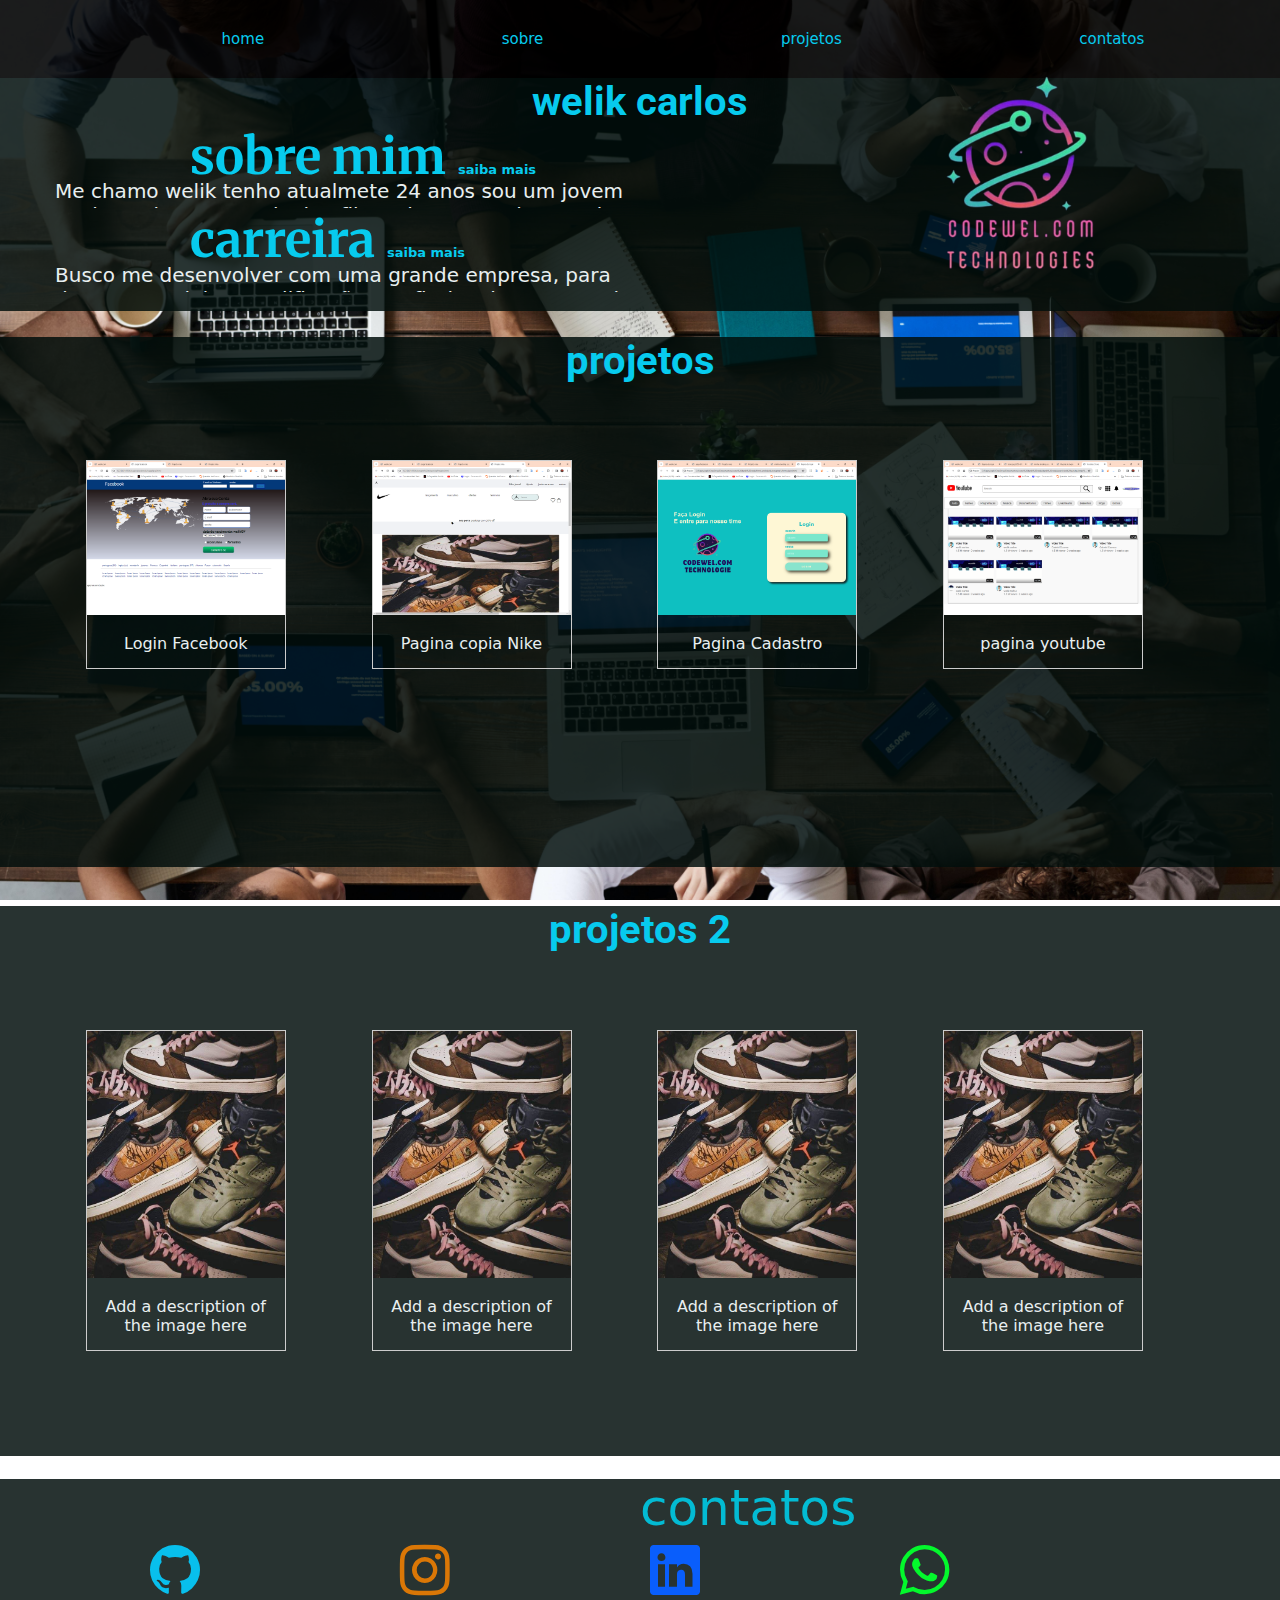
<file: index.html>
<!DOCTYPE html>
<html>
<head>
    <meta charset="UTF-8">
    <meta name="viewport" content="width=device-width, initial-scale=1.0">
    <link rel="stylesheet" href="style.css">
    <link rel="stylesheet" href="https://cdn.jsdelivr.net/npm/bootstrap-icons@1.11.3/font/bootstrap-icons.min.css">

    <link href="https://fonts.googleapis.com/css2?family=Merriweather:wght@300&family=Oswald:wght@200&family=Roboto:wght@100&family=Rubik+Burned&display=swap" rel="stylesheet">
    
    <title>welik.com</title>
</head>
<body>

    <ul id="navbar">
        <li><a href="">home</a></li>
        <li><a href="">sobre</a></li>
        <li><a href="">projetos</a></li>
        <li><a href="">contatos</a></li>
    </ul>


<div class="texto">
    <h1>welik carlos</h1>

    <h2>sobre mim<span>saiba mais</span></h2>
    <p class="p1">Me chamo welik tenho atualmete 24 anos sou um jovem apaixonado por tecnologia , filmes,jogos e series, tambem curto assistir jogos de futebol,
      gosto de esportes,e sou muito fã de quadrinhos e mangas, tenho alguns em coleçao, principalmentes bonecos colhecionaveis
      sou uma pessoa calma e tranquila , geralmente sou uma pessoa mais reservada focada nas minhas atividades tanto de trabalho como pessoais,
      venho estudando sobre programaçao a um pouco mais 1 ano ,gosto muitos da partre visual por isso me dedico a aprender mais front end 
      </p>

        <h2>carreira<span>saiba mais</span></h2>
    <p class="p2">Busco me desenvolver com uma grande empresa, para demostrar minhas qualificações profissionais, sou proativo e 
      desempenhado, me dedico a aprender cada vez mais, hoje estudo Análise e Desenvolvimento de Sistema a minha primeira 
      graduação, tenho conhecimentos em front end ,JavaScript, html e css e em hardwares com manutenção de computadores que 
      obtive a experiencia cursando analista de suporte e trabalhando como suporte de TI , assim podendo aprimorar minhas 
      habilidades profissionais
       </p>

<img src="logoSemfundo.png" class="imagen">
</div>
<div class="clear"></div>

<div class="part2">
    <h1> projetos </h1>
<div class="gallery">
    <a  href="/paginafacebook/pageface.html">
      <img src="pageface.png" alt="Cinque Terre" width="600" height="400">
    </a>
    <div class="desc">Login Facebook</div>
  </div>
  
  <div class="gallery">
    <a  href="projeto nike/nikeProjeto.html">
      <img src="projetoNike.png" alt="Forest" width="600" height="400">
    </a>
    <div class="desc">Pagina copia Nike</div>
  </div>
  
  <div class="gallery">
    <a  href="login/formulario.html">
      <img src="login.png" alt="Northern Lights" width="600" height="400">
    </a>
    <div class="desc">Pagina Cadastro</div>
  </div>
  
  <div class="gallery">
    <a  href="yutube/index (3).html">
      <img src="youtube.png" alt="Mountains" width="600" height="400">
    </a>
    <div class="desc">pagina youtube</div>
  </div>

  <div class="clear"></div>



  
<div class="part3">
    <h1> projetos 2 </h1>
  <div class="gallery2">
    <a target="_blank" href="tenis.jpg">
      <img src="tenis.jpg" alt="Mountains" width="600" height="400">
    </a>
    <div class="desc">Add a description of the image here</div>
  </div>

  <div class="gallery2">
    <a target="_blank" href="tenis.jpg">
      <img src="tenis.jpg" alt="Mountains" width="600" height="400">
    </a>
    <div class="desc">Add a description of the image here</div>
  </div>

  <div class="gallery2">
    <a target="_blank" href="tenis.jpg">
      <img src="tenis.jpg" alt="Mountains" width="600" height="400">
    </a>
    <div class="desc">Add a description of the image here</div>
  </div>

  <div class="gallery2">
    <a target="_blank" href="tenis.jpg">
      <img src="tenis.jpg" alt="Mountains" width="600" height="400">
    </a>
    <div class="desc">Add a description of the image here</div>
  </div>
</div>
</div>
<div class="clear"></div>
    
<div class="contatos">
  <p class="p0"> contatos <p>
  <div class="git">
    <a href="">
    <i class="bi bi-github">
      <div class="drop">
        <p class="p4">github.com/welik09</p>
      </div>
    </i>
  </a></div>


  <div class="insta">
    <a href="">
    <i class="bi bi-instagram">
      <div class="drop">
        <p class="p4"></p>
      </div>
    </i>
  </a></div>


  <div class="link">
    <a href="https://www.linkedin.com/in/welik-carlos/" target="_blank"><i class="bi bi-linkedin">
      <div class="drop">
        <p class="p4">linkedin.com/welik-carlos</p>
      </div>
    </i>
  </a></div>


  <div class="whats">
    <a href="">
    <i class="bi bi-whatsapp">
      <div class="drop">
        <p class="p4">(11)981682180</p>
      </div>
    </i>
  </a></div>
</div>





</body>
<script src="script.js"></script>
</html>
</file>
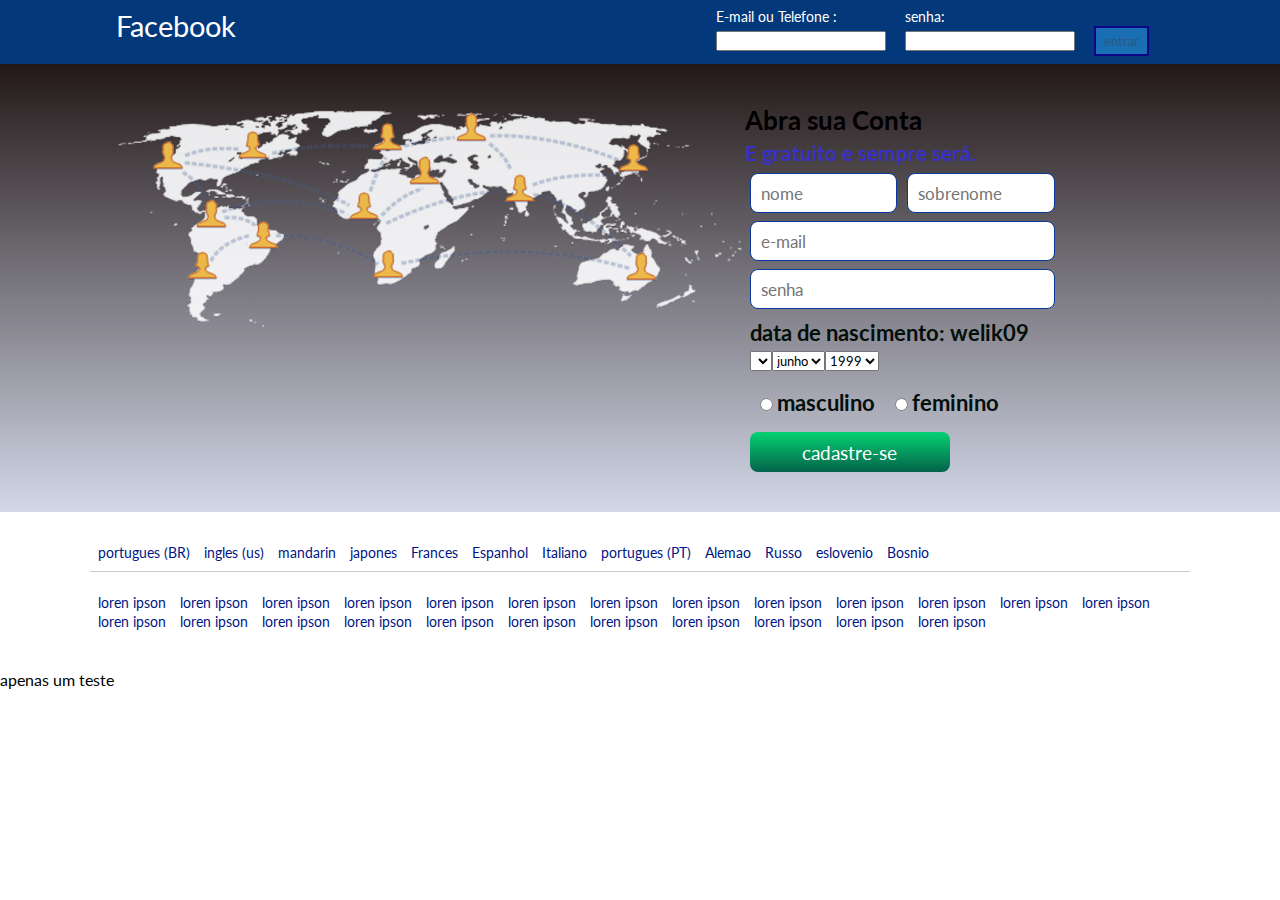
<file: paginafacebook/index.html>
<!DOCTYPE html>
<html lang="en">
<head>
    <meta charset="UTF-8">
    <meta name="viewport" content="width=device-width, initial-scale=1.0">
    <link rel="preconnect" href="https://fonts.googleapis.com">
<link rel="preconnect" href="https://fonts.gstatic.com" crossorigin>
<link href="https://fonts.googleapis.com/css2?family=Lato&display=swap" rel="stylesheet">
    <link rel="stylesheet" href="style.css">
    <title></title>
</head>
<body>
                       <!--   --> <!-- codigo terminal github linkar com vscode $ git config --global user.email "welikcarlos.luiz@gmail.com" // $ git config --global user.name "welik09"  -->

    <header>
        <div class="center">
            <div class="logo">   <!-- este e apenas mais texte-->
                <H2>Facebook</H2>
            </div><!--logo-->

            <form method="post" class="form-login">
                <div class="form-element">
                   <p>E-mail ou Telefone :</p> 
                    <input type="email"><!--email  -->
                </div><!-- form-element -->

                <div class="form-element">
                    <p>senha:</p> 
                     <input type="password"><!--password -->
                 </div><!-- form-element -->

                 <div class="form-element"> 
                     <input type="submit" name="acao" value="entrar"><!-- botao -->
                 </div><!-- form-element -->
            </form><!--form-login-->
            <div class="clear"></div><!-- clear  -->
        </div><!--center-->
    </header>
                                        <!--  -->
     <section class="main">
        <div class="center">
            <div class="img-pessoas">
                <img src="img1.png" alt="">
            </div><!-- img-pesssoas -->

            <div class="abrir-conta">
                <h2>Abra sua Conta</h2>
                <h3> E gratuito e sempre será.</h3>

             <form class="criar-conta">
                <div class="w50">
                   <input placeholder="nome" type="text"> 
                </div><!-- w50 -->

                <div class="w50">
                    <input placeholder="sobrenome" type="text"> 
                 </div><!-- w50 -->

                 <div class="w100">
                    <input placeholder="e-mail" type="email"> 
                 </div><!-- w100 -->

                 <div class="w100">
                    <input placeholder="senha" type="password"> 
                 </div><!-- w100 -->

                 <div class="w100">
                    <h2>data de nascimento: welik09 </h2>
                    <select name="nascimento-dia" class="nascimento">
                       
                        <option value="<?php echo $i; ?>"></option>
                        
                    </select>

                    <select name="nascimento-mes" class="nascimento">
                        <option value="0">junho</option>
                    </select>

                    <select name="nascimento-ano" class="nascimento">
                        <option value="0">1999</option>
                    </select>
                    <div class="clear"></div>
                 </div><!-- w100 -->

                 <div class="w100">           <!--  -->
                    <div class="input-radio">
                       <input type="radio"  name="sexo" value="masculino">
                       <h2>masculino</h2>
                    </div><!-- input-radio -->
                     
                    <div class="input-radio">
                        <input type="radio"  name="sexo" value="feminino">
                        <h2>feminino</h2>
                     </div><!-- input-radio -->
                     <div class="clear"></div>
                 </div>

                 <div class="w100">
                    <input type="submit" name="acao" value="cadastre-se"> 
                 </div><!-- w100 -->

                 <div class="clear"></div>
             </form><!-- criar-conta -->

            </div><!-- abrir-conta  -->

            <div class="clear"></div>
        </div><!-- center -->
     </section><!-- main -->

 <section class="linguas">
    <div class="center">
      <a class="selected-lingua" href="#">portugues (BR)</a>
      <a class="selected-lingua"  href="#">ingles (us)</a>
      <a class="selected-lingua"  href="#">mandarin</a>
      <a class="selected-lingua"  href="#">japones</a>
      <a class="selected-lingua"  href="#">Frances</a>
      <a class="selected-lingua"  href="#">Espanhol</a>
      <a class="selected-lingua"  href="#">Italiano</a>
      <a class="selected-lingua"  href="#">portugues (PT)</a>
      <a class="selected-lingua"  href="#">Alemao</a>
      <a class="selected-lingua"  href="#">Russo</a>
      <a class="selected-lingua"  href="#">eslovenio</a>
      <a class="selected-lingua"  href="#">Bosnio</a>
    </div><!-- center -->

   <div style="border:0; padding-top: 20px;" class="center">
    <a href="#">loren ipson</a>
    <a href="#">loren ipson</a>
    <a href="#">loren ipson</a>
    <a href="#">loren ipson</a>
    <a href="#">loren ipson</a>
    <a href="#">loren ipson</a>
    <a href="#">loren ipson</a>
    <a href="#">loren ipson</a>
    <a href="#">loren ipson</a>
    <a href="#">loren ipson</a>
    <a href="#">loren ipson</a>
    <a href="#">loren ipson</a>
    <a href="#">loren ipson</a>
    <a href="#">loren ipson</a>
    <a href="#">loren ipson</a>
    <a href="#">loren ipson</a>
    <a href="#">loren ipson</a>
    <a href="#">loren ipson</a>
    <a href="#">loren ipson</a>
    <a href="#">loren ipson</a>
    <a href="#">loren ipson</a>
    <a href="#">loren ipson</a>
    <a href="#">loren ipson</a>
    <a href="#">loren ipson</a>
</div>



 </section><!-- linguas -->

 <p> apenas um teste</p>

</body>
</html>
</file>
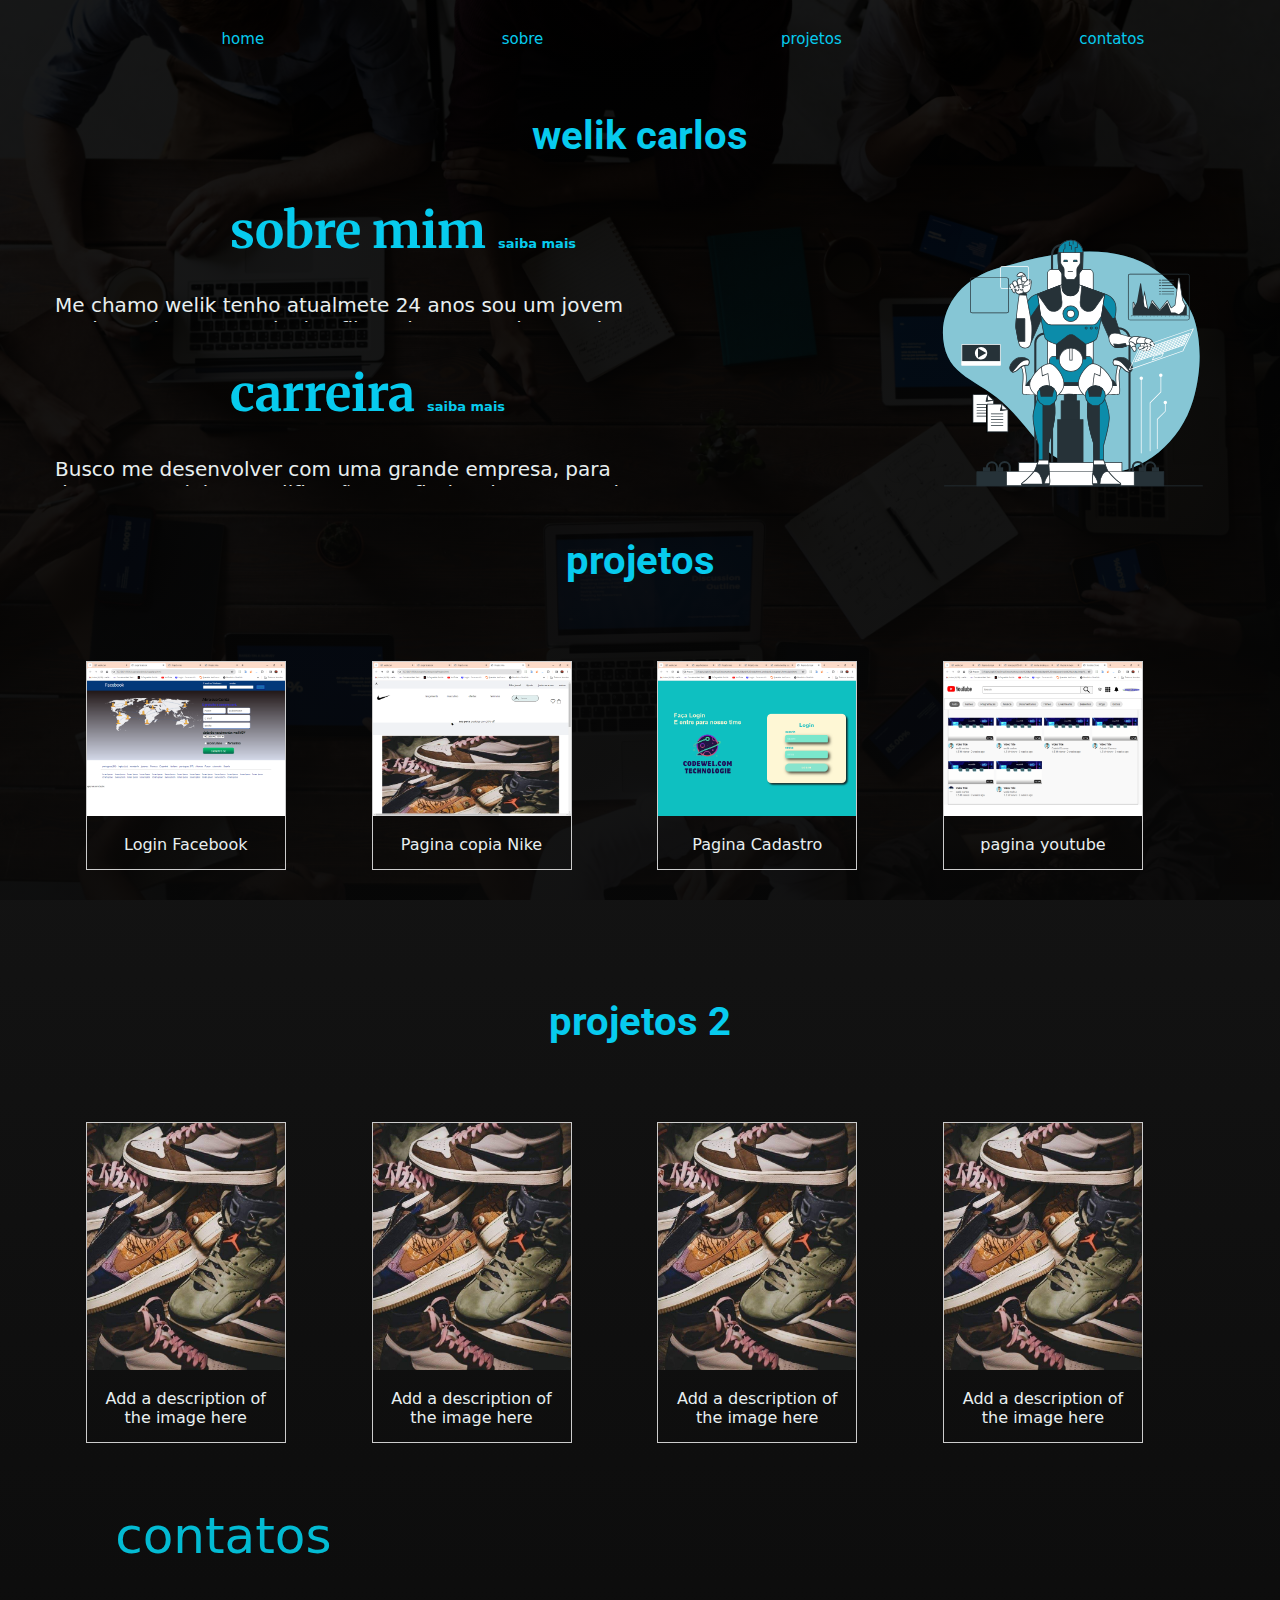
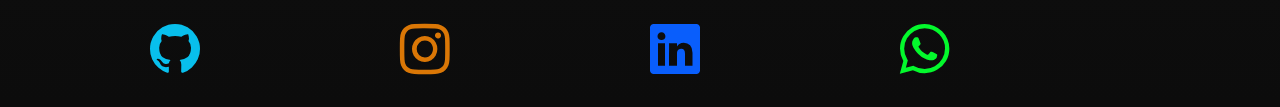
<file: sobremin/index.html>
<!DOCTYPE html>
<html>
<head>
    <meta charset="UTF-8">
    <meta name="viewport" content="width=device-width, initial-scale=1.0">
    <link rel="stylesheet" href="style.css">
    <link rel="stylesheet" href="https://cdn.jsdelivr.net/npm/bootstrap-icons@1.11.3/font/bootstrap-icons.min.css">

    <link href="https://fonts.googleapis.com/css2?family=Merriweather:wght@300&family=Oswald:wght@200&family=Roboto:wght@100&family=Rubik+Burned&display=swap" rel="stylesheet">
    
    <title>welik.com</title>
</head>
<body>

    <ul id="navbar">
        <li><a href="">home</a></li>
        <li><a href="">sobre</a></li>
        <li><a href="">projetos</a></li>
        <li><a href="">contatos</a></li>
    </ul>
    <img src="Artificial intelligence-bro.svg" class="imagen">


<div class="texto">
    <h1>welik carlos</h1>

    <h2>sobre mim<span>saiba mais</span></h2>
    <p class="p1">Me chamo welik tenho atualmete 24 anos sou um jovem apaixonado por tecnologia , filmes,jogos e series, tambem curto assistir jogos de futebol,
      gosto de esportes,e sou muito fã de quadrinhos e mangas, tenho alguns em coleçao, principalmentes bonecos colhecionaveis
      sou uma pessoa calma e tranquila , geralmente sou uma pessoa mais reservada focada nas minhas atividades tanto de trabalho como pessoais,
      venho estudando sobre programaçao a um pouco mais 1 ano ,gosto muitos da partre visual por isso me dedico a aprender mais front end 
      </p>

        <h2>carreira<span>saiba mais</span></h2>
    <p class="p2">Busco me desenvolver com uma grande empresa, para demostrar minhas qualificações profissionais, sou proativo e 
      desempenhado, me dedico a aprender cada vez mais, hoje estudo Análise e Desenvolvimento de Sistema a minha primeira 
      graduação, tenho conhecimentos em front end ,JavaScript, html e css e em hardwares com manutenção de computadores que 
      obtive a experiencia cursando analista de suporte e trabalhando como suporte de TI , assim podendo aprimorar minhas 
      habilidades profissionais
       </p>


</div>
<div class="clear"></div>

<div class="part2">
    <h1> projetos </h1>
<div class="gallery">
    <a  href="/paginafacebook/pageface.html">
      <img src="pageface.png" alt="Cinque Terre" width="600" height="400">
    </a>
    <div class="desc">Login Facebook</div>
  </div>
  
  <div class="gallery">
    <a  href="/projeto nike/nikeProjeto.html">
      <img src="projetoNike.png" alt="Forest" width="600" height="400">
    </a>
    <div class="desc">Pagina copia Nike</div>
  </div>
  
  <div class="gallery">
    <a  href="login/formulario.html">
      <img src="login.png" alt="Northern Lights" width="600" height="400">
    </a>
    <div class="desc">Pagina Cadastro</div>
  </div>
  
  <div class="gallery">
    <a  href="yutube/index (3).html">
      <img src="youtube.png" alt="Mountains" width="600" height="400">
    </a>
    <div class="desc">pagina youtube</div>
  </div>

  <div class="clear"></div>



  
<div class="part3">
    <h1> projetos 2 </h1>
  <div class="gallery2">
    <a target="_blank" href="tenis.jpg">
      <img src="tenis.jpg" alt="Mountains" width="600" height="400">
    </a>
    <div class="desc">Add a description of the image here</div>
  </div>

  <div class="gallery2">
    <a target="_blank" href="tenis.jpg">
      <img src="tenis.jpg" alt="Mountains" width="600" height="400">
    </a>
    <div class="desc">Add a description of the image here</div>
  </div>

  <div class="gallery2">
    <a target="_blank" href="tenis.jpg">
      <img src="tenis.jpg" alt="Mountains" width="600" height="400">
    </a>
    <div class="desc">Add a description of the image here</div>
  </div>

  <div class="gallery2">
    <a target="_blank" href="tenis.jpg">
      <img src="tenis.jpg" alt="Mountains" width="600" height="400">
    </a>
    <div class="desc">Add a description of the image here</div>
  </div>
</div>
</div>
<div class="clear"></div>
    
<div class="contatos">
  <p class="p0"> contatos <p>
  <div class="git">
    <a href="">
    <i class="bi bi-github">
      <div class="drop">
        <p class="p4">github.com/welik09</p>
      </div>
    </i>
  </a></div>


  <div class="insta">
    <a href="">
    <i class="bi bi-instagram">
      <div class="drop">
        <p class="p4"></p>
      </div>
    </i>
  </a></div>


  <div class="link">
    <a href="https://www.linkedin.com/in/welik-carlos/" target="_blank"><i class="bi bi-linkedin">
      <div class="drop">
        <p class="p4">linkedin.com/welik-carlos</p>
      </div>
    </i>
  </a></div>


  <div class="whats">
    <a href="">
    <i class="bi bi-whatsapp">
      <div class="drop">
        <p class="p4">(11)981682180</p>
      </div>
    </i>
  </a></div>
</div>





</body>
<script src="script.js"></script>
</html>
</file>
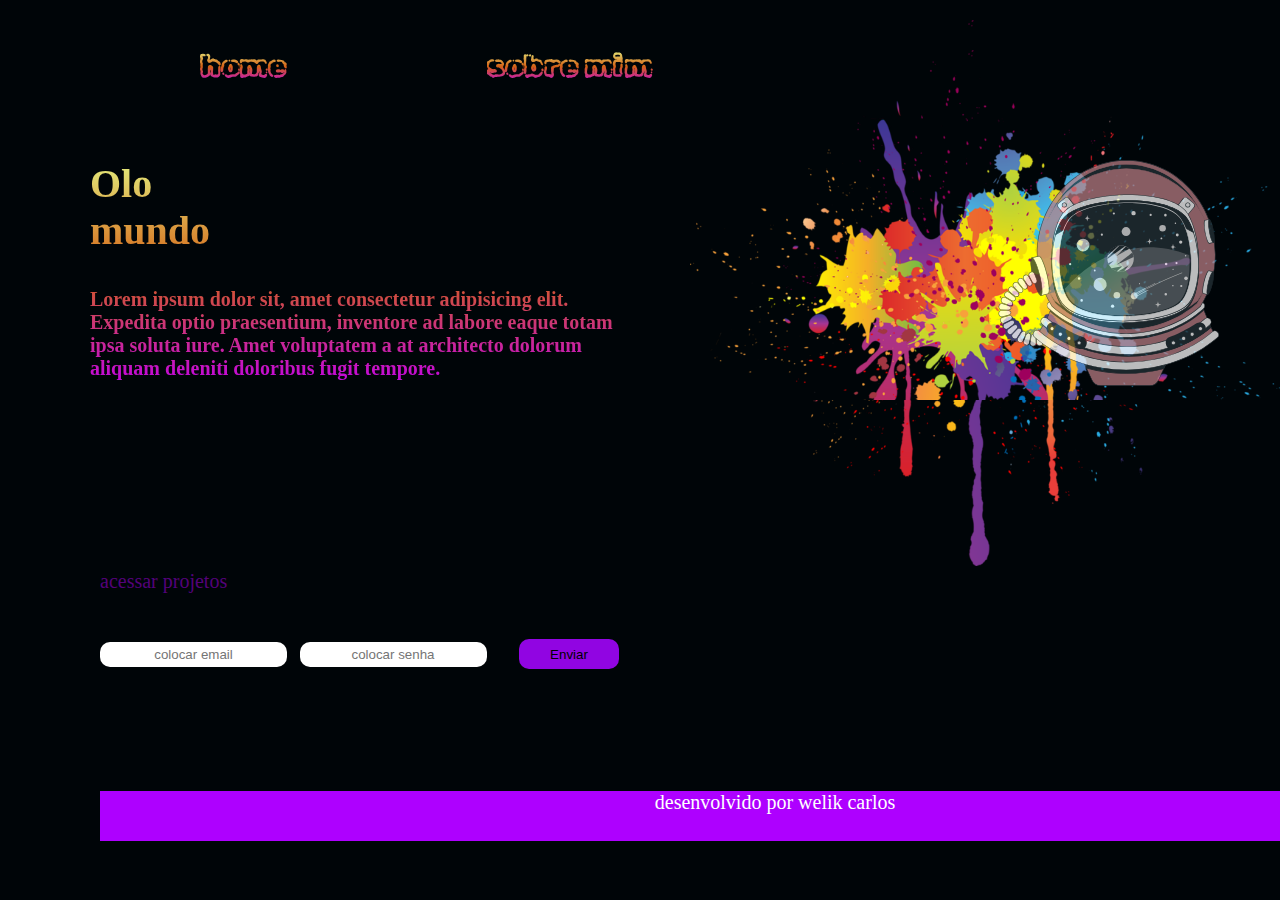
<file: capa/capa.html>
<!DOCTYPE html>
<html lang="en">
<head>
    <meta charset="UTF-8">
    <meta name="viewport" content="width=device-width, initial-scale=1.0">
    <link rel="stylesheet" href="capa.css">
    <link rel="preconnect" href="https://fonts.googleapis.com">
<link rel="preconnect" href="https://fonts.gstatic.com" crossorigin>
<link href="https://fonts.googleapis.com/css2?family=Honk&family=Merriweather:wght@300&family=Oswald:wght@200&family=Roboto:wght@100&family=Rubik+Burned&display=swap" rel="stylesheet">
    <title>capa</title>
</head>
<body>
    <div class="cabeca">
<h1 id="casa">home</h1>
<h1>sobre mim </h1>
</div>
<div class="clear"></div>
<img id="img" class="img" src="astronalta.svg" >
<div class="meio">
    <h2> Olo mundo </h2>
    <p>Lorem ipsum dolor sit, amet consectetur adipisicing elit. Expedita optio praesentium, inventore ad 
        labore eaque totam ipsa soluta iure. Amet voluptatem a at architecto dolorum aliquam deleniti 
        doloribus fugit tempore.</p>  
</div>

<div class="clear"></div>

<form  name="myForm" action="/action_page.php" onsubmit="return validateForm()" method="post" class="form-login">
    <div class="form-element">
       <p>acessar projetos</p> 
        <input type="email" placeholder="colocar email" name="fname" required><!--email  -->
        <input type="password" placeholder="colocar senha" required><!--email  -->
        <input class="button" type="submit" value="Enviar"  >
    </div><!-- form-element -->

    <div class="clear"></div>

    <div id="rodape" class="rodape">
    <footer>
        <p> desenvolvido por welik carlos</p>
    </footer>
</div>



<script>

document.getElementById("img").style.marginLeft = "970px";
document.getElementById("rodape").style.marginLeft = "100px"

function myMove() {
  let id = null;
  const elem = document.getElementById("img");
  let pos = 0;
  clearInterval(id);
  id = setInterval(frame, 5);
  function frame() {
    if (pos == 350) {
      clearInterval(id);
    } else {
      pos++;
      elem.style.top = pos + 'px';
      elem.style.left = pos + 'px';
    }
  }
}






</script>
</body>
</html>
</file>
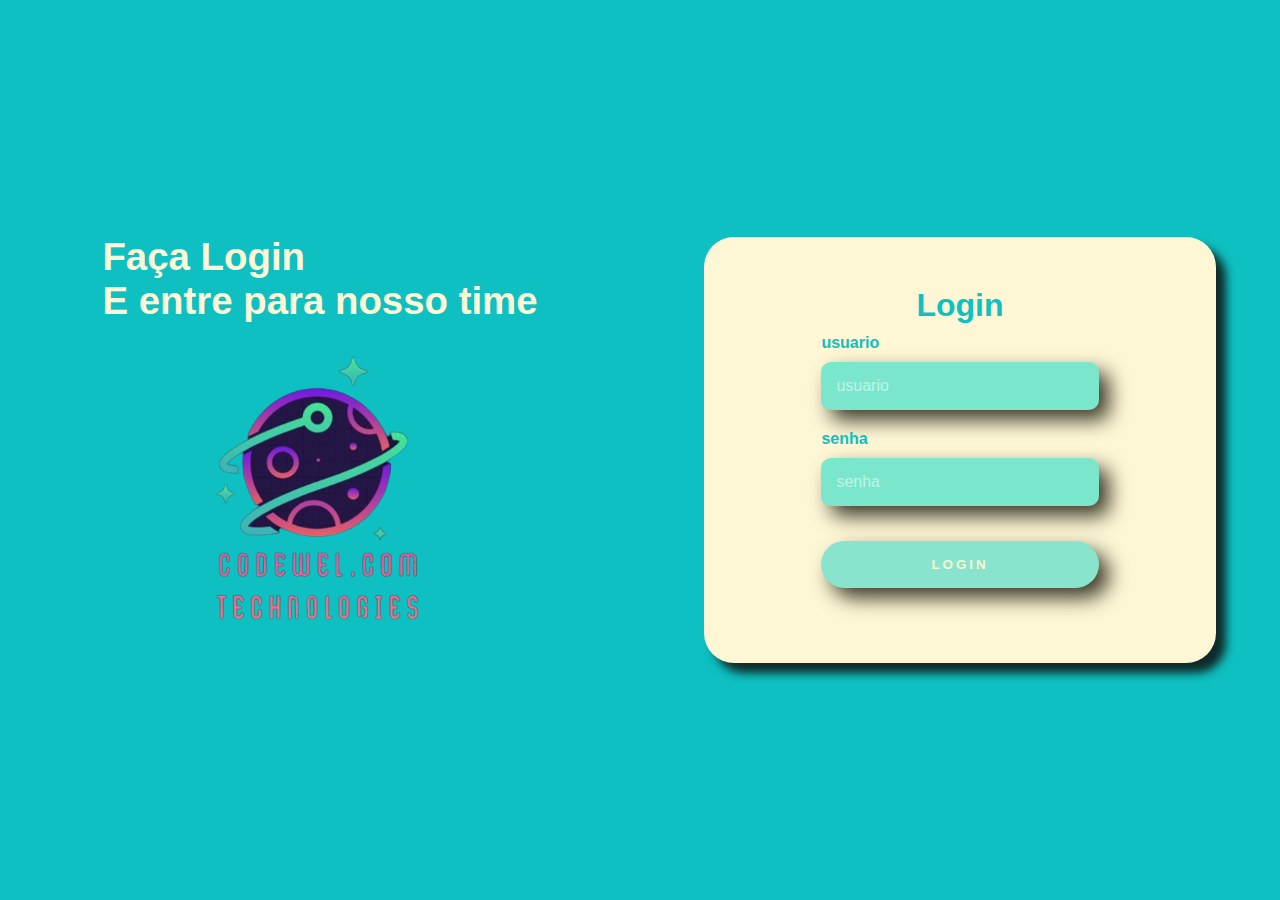
<file: login/formulario.html>
<!DOCTYPE html>
<html lang="en">
<head>
    <meta charset="UTF-8">
    <meta name="viewport" content="width=device-width, initial-scale=1.0">
    <link rel="stylesheet" href="formulario.css" type="text/css">
    <title> Pagina de login </title>
</head>
<body>

    <div class="main-login">
        <div class="left-login">
            <h1>Faça Login <br>E entre para nosso time </h1>
            <img src="/login/logocodewel.png" class="login-img" alt="logo">
        </div>
        <div class="right-login">
    
    
    <div class="card-login">
             <h1>Login</h1>
    <div class="textfield">
        <label for="usuario">usuario</label>
        <input type="text" name="usuario" placeholder="usuario">
    </div>

    
    <div class="textfield">
            <label for="senha">senha</label>
            <input type="password" name="senha" placeholder="senha">
    </div>

    <button class="btn-login">Login</button> <!-- este e o formulario-->

        </div>
    </div>
</div>



</body>
</html>
</file>
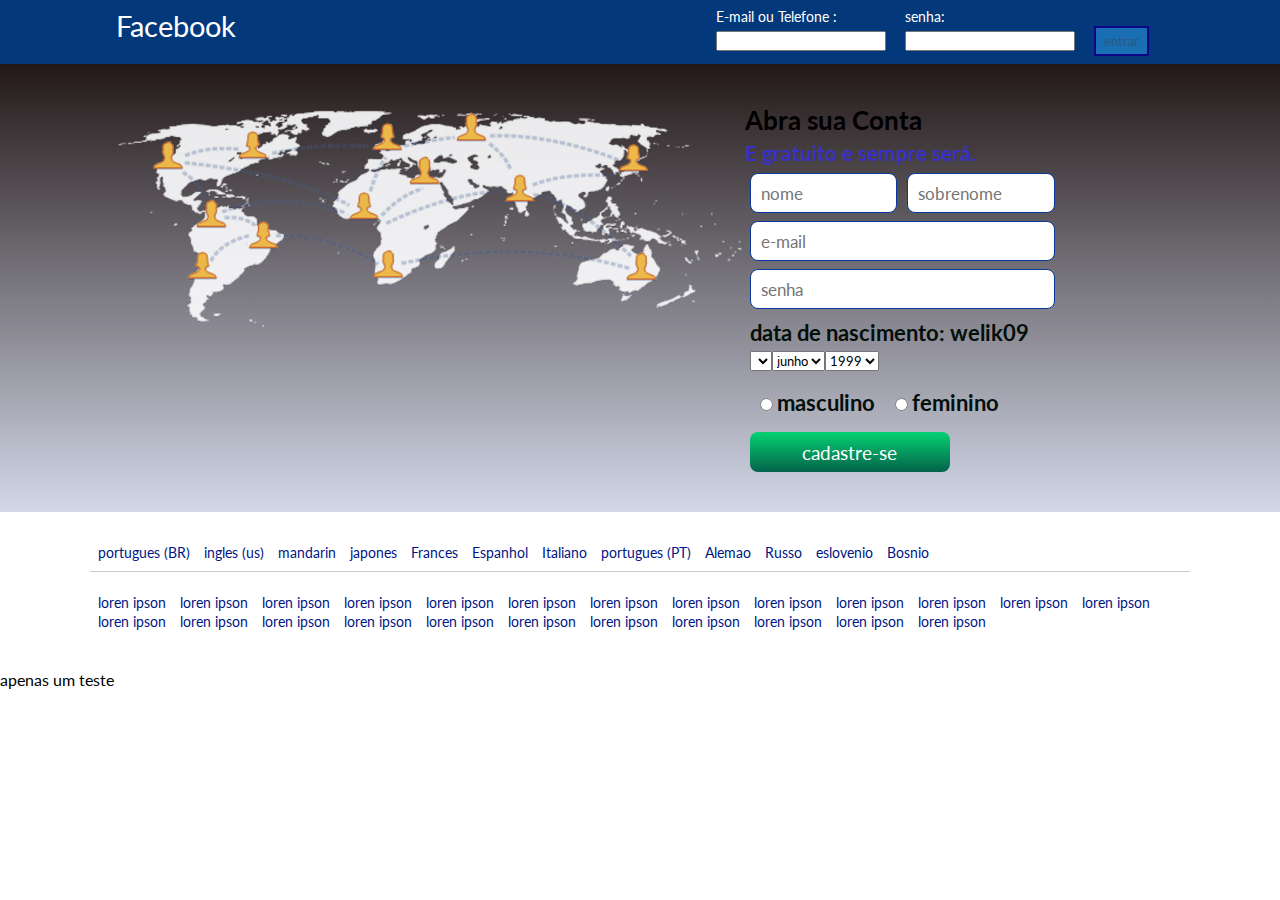
<file: paginafacebook/pageface.html>
<!DOCTYPE html>
<html lang="en">
<head>
    <meta charset="UTF-8">
    <meta name="viewport" content="width=device-width, initial-scale=1.0">
    <link rel="preconnect" href="https://fonts.googleapis.com">
<link rel="preconnect" href="https://fonts.gstatic.com" crossorigin>
<link href="https://fonts.googleapis.com/css2?family=Lato&display=swap" rel="stylesheet">
    <link rel="stylesheet" href="style.css">
    <title> page facebook</title>
</head>
<body>
                       <!--   --> <!-- codigo terminal github linkar com vscode $ git config --global user.email "welikcarlos.luiz@gmail.com" // $ git config --global user.name "welik09"  -->

    <header>
        <div class="center">
            <div class="logo">   <!-- este e apenas mais texte-->
                <H2>Facebook</H2>
            </div><!--logo-->

            <form method="post" class="form-login">
                <div class="form-element">
                   <p>E-mail ou Telefone :</p> 
                    <input type="email"><!--email  -->
                </div><!-- form-element -->

                <div class="form-element">
                    <p>senha:</p> 
                     <input type="password"><!--password -->
                 </div><!-- form-element -->

                 <div class="form-element"> 
                     <input type="submit" name="acao" value="entrar"><!-- botao -->
                 </div><!-- form-element -->
            </form><!--form-login-->
            <div class="clear"></div><!-- clear  -->
        </div><!--center-->
    </header>
                                        <!--  -->
     <section class="main">
        <div class="center">
            <div class="img-pessoas">
                <img src="img1.png" alt="">
            </div><!-- img-pesssoas -->

            <div class="abrir-conta">
                <h2>Abra sua Conta</h2>
                <h3> E gratuito e sempre será.</h3>

             <form class="criar-conta">
                <div class="w50">
                   <input placeholder="nome" type="text"> 
                </div><!-- w50 -->

                <div class="w50">
                    <input placeholder="sobrenome" type="text"> 
                 </div><!-- w50 -->

                 <div class="w100">
                    <input placeholder="e-mail" type="email"> 
                 </div><!-- w100 -->

                 <div class="w100">
                    <input placeholder="senha" type="password"> 
                 </div><!-- w100 -->

                 <div class="w100">
                    <h2>data de nascimento: welik09 </h2>
                    <select name="nascimento-dia" class="nascimento">
                       
                        <option value="<?php echo $i; ?>"></option>
                        
                    </select>

                    <select name="nascimento-mes" class="nascimento">
                        <option value="0">junho</option>
                    </select>

                    <select name="nascimento-ano" class="nascimento">
                        <option value="0">1999</option>
                    </select>
                    <div class="clear"></div>
                 </div><!-- w100 -->

                 <div class="w100">           <!--  -->
                    <div class="input-radio">
                       <input type="radio"  name="sexo" value="masculino">
                       <h2>masculino</h2>
                    </div><!-- input-radio -->
                     
                    <div class="input-radio">
                        <input type="radio"  name="sexo" value="feminino">
                        <h2>feminino</h2>
                     </div><!-- input-radio -->
                     <div class="clear"></div>
                 </div>

                 <div class="w100">
                    <input type="submit" name="acao" value="cadastre-se"> 
                 </div><!-- w100 -->

                 <div class="clear"></div>
             </form><!-- criar-conta -->

            </div><!-- abrir-conta  -->

            <div class="clear"></div>
        </div><!-- center -->
     </section><!-- main -->

 <section class="linguas">
    <div class="center">
      <a class="selected-lingua" href="#">portugues (BR)</a>
      <a class="selected-lingua"  href="#">ingles (us)</a>
      <a class="selected-lingua"  href="#">mandarin</a>
      <a class="selected-lingua"  href="#">japones</a>
      <a class="selected-lingua"  href="#">Frances</a>
      <a class="selected-lingua"  href="#">Espanhol</a>
      <a class="selected-lingua"  href="#">Italiano</a>
      <a class="selected-lingua"  href="#">portugues (PT)</a>
      <a class="selected-lingua"  href="#">Alemao</a>
      <a class="selected-lingua"  href="#">Russo</a>
      <a class="selected-lingua"  href="#">eslovenio</a>
      <a class="selected-lingua"  href="#">Bosnio</a>
    </div><!-- center -->

   <div style="border:0; padding-top: 20px;" class="center">
    <a href="#">loren ipson</a>
    <a href="#">loren ipson</a>
    <a href="#">loren ipson</a>
    <a href="#">loren ipson</a>
    <a href="#">loren ipson</a>
    <a href="#">loren ipson</a>
    <a href="#">loren ipson</a>
    <a href="#">loren ipson</a>
    <a href="#">loren ipson</a>
    <a href="#">loren ipson</a>
    <a href="#">loren ipson</a>
    <a href="#">loren ipson</a>
    <a href="#">loren ipson</a>
    <a href="#">loren ipson</a>
    <a href="#">loren ipson</a>
    <a href="#">loren ipson</a>
    <a href="#">loren ipson</a>
    <a href="#">loren ipson</a>
    <a href="#">loren ipson</a>
    <a href="#">loren ipson</a>
    <a href="#">loren ipson</a>
    <a href="#">loren ipson</a>
    <a href="#">loren ipson</a>
    <a href="#">loren ipson</a>
</div>



 </section><!-- linguas -->

 <p> apenas um teste</p>

</body>
</html>
</file>
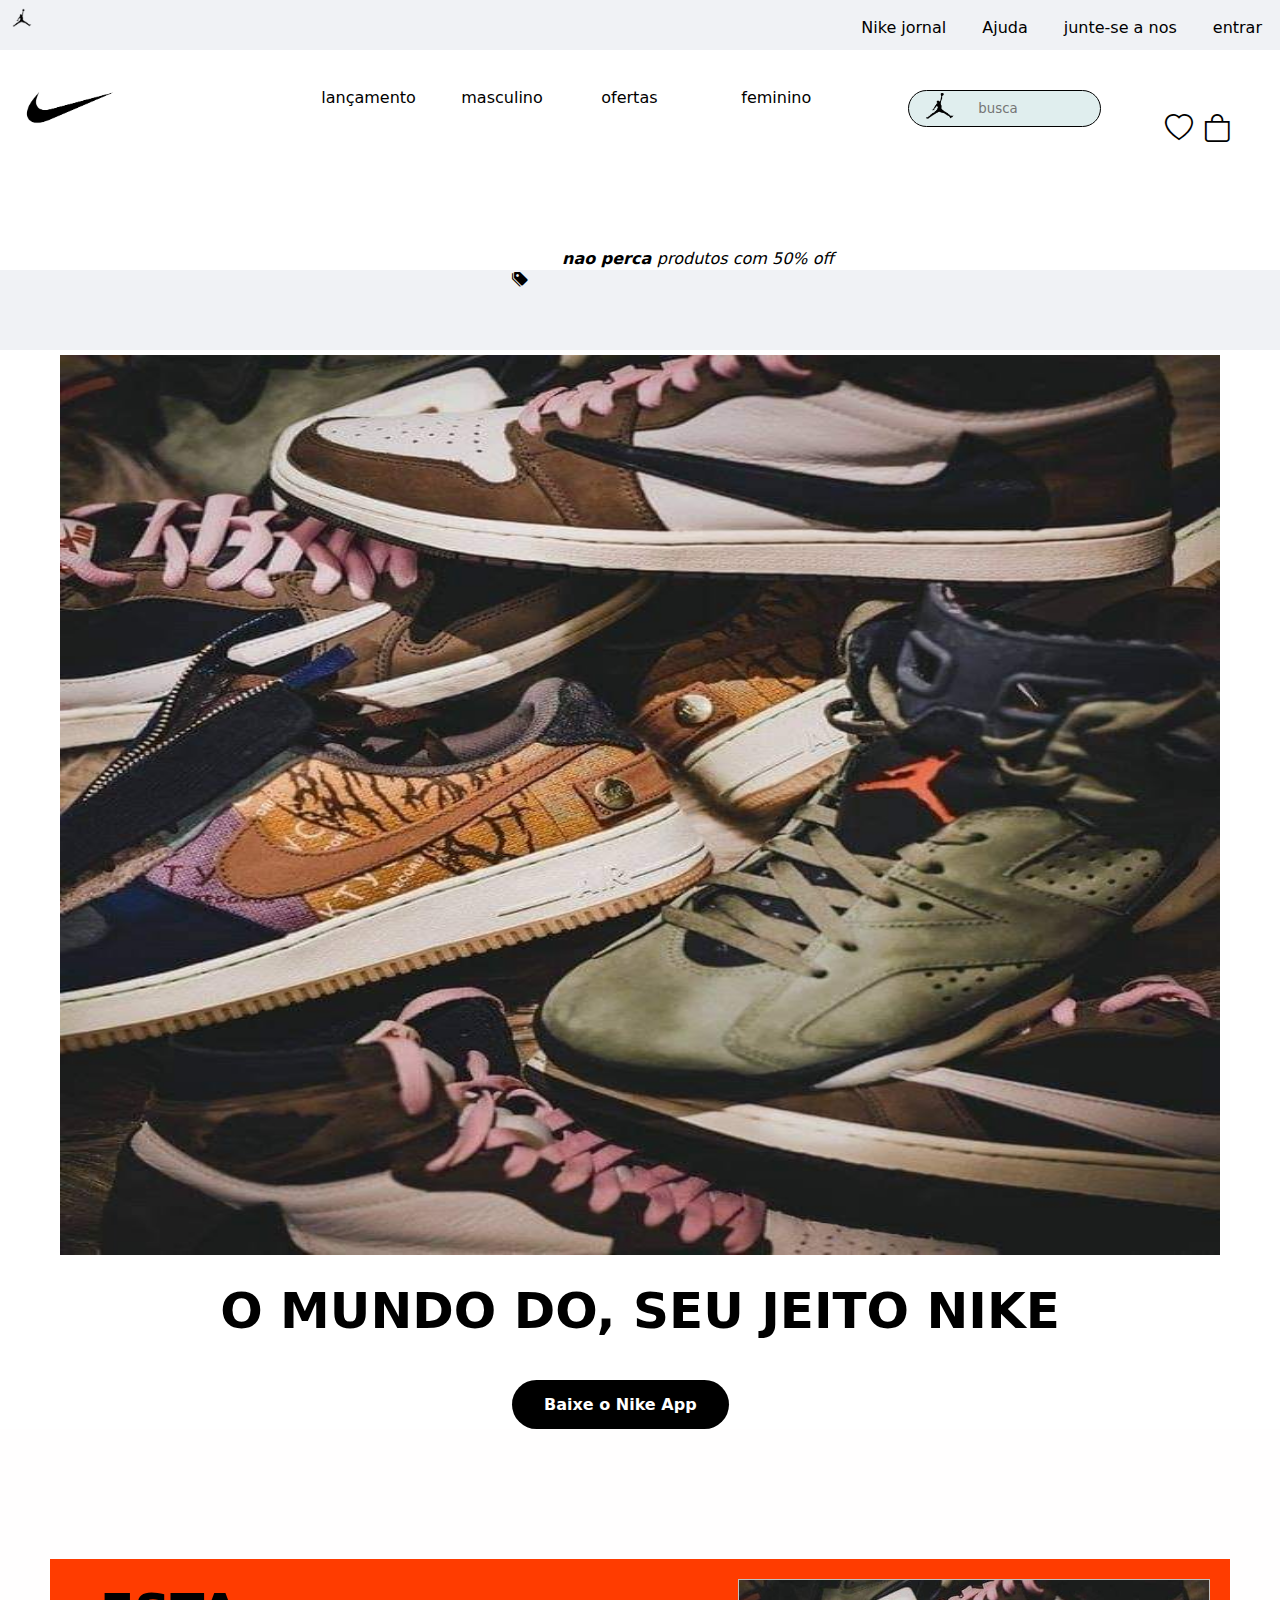
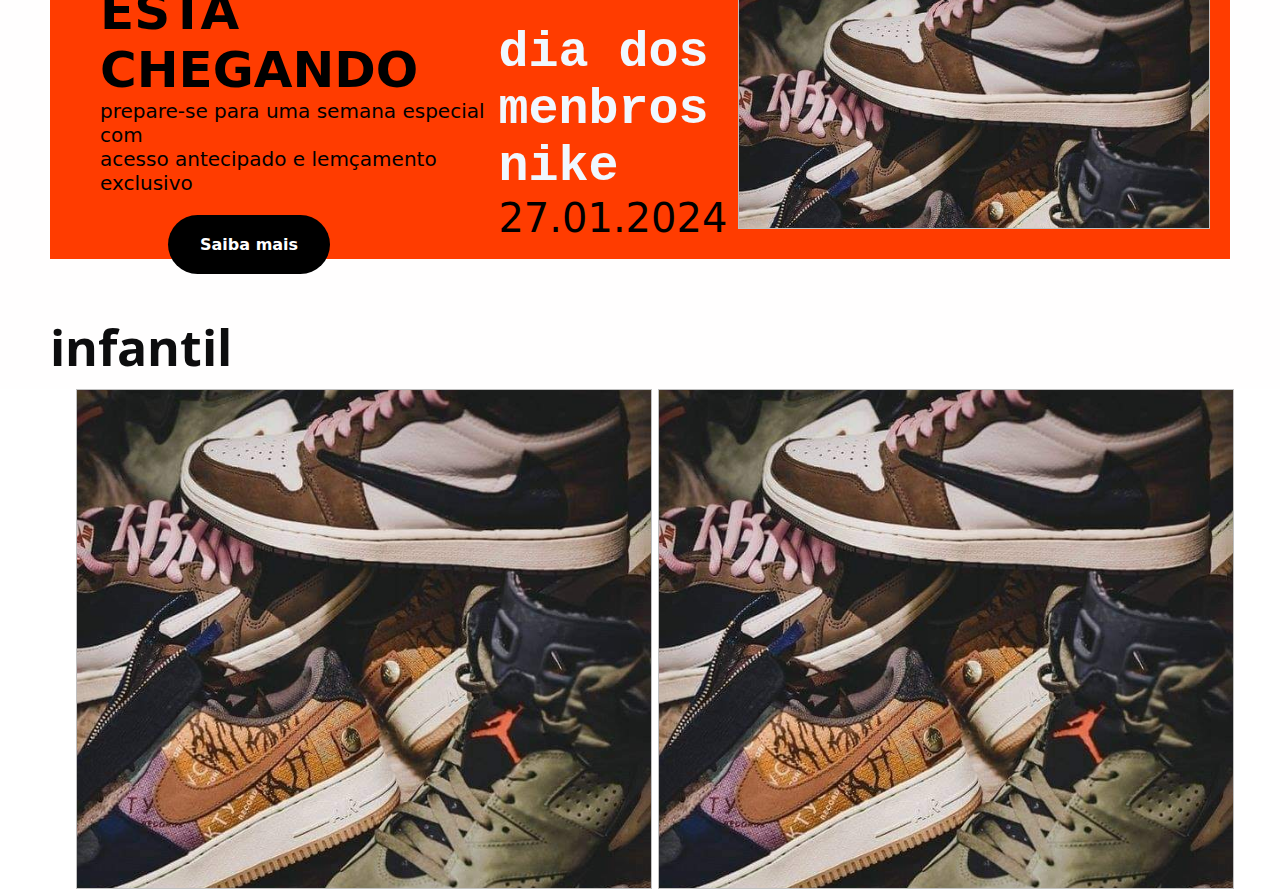
<file: projeto nike/nikeProjeto.html>
<!DOCTYPE html>
<html lang="en">
<head>
    <meta charset="UTF-8">
    <meta name="viewport" content="width=device-width, initial-scale=1.0">
    <link rel="stylesheet" href="nikeProjeto.css">
    <link rel="stylesheet" href="https://cdn.jsdelivr.net/npm/bootstrap-icons@1.11.3/font/bootstrap-icons.min.css">
    <link rel="preconnect" href="https://fonts.googleapis.com">
    <link rel="preconnect" href="https://fonts.gstatic.com" crossorigin>
    <link href="https://fonts.googleapis.com/css2?family=Bebas+Neue&family=Lato:wght@100;400&display=swap" rel="stylesheet">
    <link rel="preconnect" href="https://fonts.googleapis.com">
<link rel="preconnect" href="https://fonts.gstatic.com" crossorigin>
<link href="https://fonts.googleapis.com/css2?family=Bebas+Neue&family=Lato:wght@100;400&family=Open+Sans:wght@300;400&display=swap" rel="stylesheet">
        <title>Projeto nike</title>
</head>
<body>
    <div class="barranav">
        <ul>
            <li style="float: left; margin-left: 12px;margin-top: 8px;" class="jordan"><a href=""></a></li>
            <li><a href="default.asp">entrar</a></li>
            <li><a href="news.asp">junte-se a nos</a></li>
            <li><a href="contact.asp">Ajuda</a></li>
            <li><a href="about.asp">Nike jornal</a></li>
          </ul>
    </div>

    <div class="nav2">
        <ul class="bar">
            <li class="nike"><a href=""></a></li>
            <li><a href="default.asp">feminino</a></li>
            <li><a href="news.asp">ofertas</a></li>
            <li><a href="contact.asp">masculino</a></li>
            <li><a href="about.asp">lançamento</a></li>
            <input class="busca" type="search" id="gsearch" name="gsearch" placeholder="busca">
            <i style="float: left; margin-left: 91%;margin-top: -4.5%; min-width: 760px;" class="bi bi-heart"></i>
            <i style="float: left; margin-left: 94%;margin-top: -4.5%; min-width: 760px;" class="bi bi-bag"></i>
          </ul>
    </div>
    <div class="clear"></div>

<div class="barra">
    <i style="float: left; margin-left: 40%;" class="bi bi-tags-fill"><p><span>nao perca </span>produtos com 50% off</p></i>
</div>
<div class="clear"></div>
<div class="caixa">
    <img class="img" src="/sobremin/tenis.jpg" alt="">
</div>
<div class="clear"></div>
<div class="app">
    <h1>O MUNDO DO, SEU JEITO NIKE</h1>

    <button class="button1"><span>Baixe o Nike App</span></button>
</div>

<div class="div1">
<div class="div2">
    <img class="img2">
    <h1 class="textol">ESTA CHEGANDO</h1>
    <p class="p1">prepare-se para uma semana especial com <br>
       acesso antecipado e lemçamento exclusivo</p>
       <button class="button2"><span>Saiba mais</span></button>

       <h1 class="h1">dia dos menbros nike</h1>
       <p class="p2">27.01.2024</p>
   </div>

   <div class="clear"></div>

</div>
<h1 class="h2"> infantil </h1>


<div class="container-a" align="center">
    <img class="tenis1">
    <img class="tenis2" >
</div>


</body>
</html>
</file>
<file: style.css>
*{
  box-sizing: border-box;
  margin: 0;
  border: 0;
  font-family: system-ui, -apple-system, BlinkMacSystemFont, 'Segoe UI', Roboto, Oxygen, Ubuntu, Cantarell, 'Open Sans', 'Helvetica Neue', sans-serif;
}
.clear{
  clear: both;
}

html {
  background: url(projetos.jpg) no-repeat center fixed;
  background-size: cover;
  }

ul{
    list-style-type: none;
    margin: 0;
    padding: 0;
    overflow: hidden;
    background-color: rgba(0, 0, 0, 0.877);
    padding: 8px;
}

li{
    font-size: 15px;
   float: left;
   margin-left: 15%;
   padding: 8px;
   font-family: 'Roboto', sans-serif;
   
}

li a{
    text-align: center;
    display:block;
    padding:14px 16px;
    color: rgb(7, 203, 238);
    text-decoration: none;
}

li a:hover{
    background-color: #03bbd3;
    border-radius: 20px;
    color: rgb(250, 246, 246)
  }

  h1{
    font-size: 40px;
    text-align: center;
    color: rgb(7, 203, 238);
    font-family: 'Roboto', sans-serif;
  }
  .texto{
    background-color: rgba(1, 14, 12, 0.836);
  }

  .texto h2 span{
    margin-left: 12px;
    font-size: 13px;
    cursor: pointer;
  }

  .texto h2{
    font-family:  'Merriweather', serif;
    margin-left: 190px;
    text-align:left;
    font-size: 50px;
    color:rgb(7, 203, 238);
  }

.texto p{
    height: 30px;
    transition: 1s;
    overflow: hidden;
    width: 700px;
    font-size: 20px;
    text-align: left;
    color: #e8eff0;
    padding: 2.3%;
    margin-left: 2%;
    margin-top: -3%;
}
.mostrar{
  height: 280px !important;
}


.imagen{
    width: 250px;
    height: 250px;
    object-fit: cover;
    margin-left: 70%;
    margin-top: -350px;
 }

 .part2{
    background-color: rgba(1, 14, 12, 0.849);
    margin-top: 2%;
    height: 530px;
 }

 .gallery{
    margin: 0;
    margin-top: 6%;
    padding: 0;
    margin-left: 6.7%;
    border: 1px solid #ccc;
    float: left;
    width: 200px;
    transition: 1s;
 }

 .gallery:hover{
    margin:0 40px;
    width: 250px;
    border: 1px solid rgb(7, 203, 238);
 }

.gallery img{
    width: 100%;
    height: auto;
 }

.desc{
    color: #e8eff0;
    padding: 15px;
    text-align: center;
 }


 .part3{
  background-color: rgba(1, 14, 12, 0.849);
  margin-top: 18.5%;
  height: 550px;
}

 .gallery2{
  margin: 0;
    margin-top: 6%;
    padding: 0;
    margin-left: 6.7%;
    border: 1px solid #ccc;
    float: left;
    width: 200px;
    transition: 1s;
 }

 .gallery2:hover{
   margin:0 40px;
    width: 250px;
    border: 1px solid rgb(7, 203, 238);
 }

.gallery2 img{
    width: 100%;
    height: auto;
 }

.desc{
    color: #e8eff0;
    padding: 15px;
    text-align: center;
 }


 .contatos{
  margin-top: 10%;
  background-color: rgba(1, 14, 12, 0.849);
  height: 140px;
 }

 div i{
  width: 0;
  height:0;
  top: 20px;
  margin-top: 5%;
  float: left;
  font-size: 50px;
  padding:0 100px;
  background-color: #03bbd3;
  margin-left: 50px;
 }

 .git a{
  cursor: pointer;
  color: #08bfec;
 }

 .insta a{
  cursor: pointer;
  color: #da7706;
 }

.link a{
  cursor: pointer;
  color: #095efc;
 }

 .whats a{
  cursor: pointer;
  color: #03f82c;
 }

.p4{
  font-size: 20px
}
.drop{
  margin-left: 60px;
  margin-top: -60px;
  display: none;
  height:0;
  text-align: left;
  color: #f9f9f9;
  box-shadow: 0px 8px 16px 0px rgba(0,0,0,0.2);
  padding:0;
  text-align: center;
  
}

i:hover .drop{
  display: block;
}
a:hover{
  color: #f2f2f5;
}

.p0{
  width: 0;
  height: 0;
  color: #03bbd3;
  font-size: 50px;
  margin-left: 50%;
  
}

@media screen and (max-width:760px){
  li{
  font-size: 15px;
   float: left;
   margin-left: 25%;
   padding: 8px;
   font-family: 'Roboto', sans-serif;
   
}

li a{
    text-align: center;
    padding:5px 50px;
    color: rgb(7, 203, 238);
    text-decoration: none;
}



.texto h2{
  font-family:  'Merriweather', serif;
  margin-left: 40px;
  text-align:left;
  font-size: 30px;
  color:rgb(7, 203, 238);
  padding: 10px;
}

.texto p{
  height: 30px;
  transition: 1s;
  overflow: hidden;
  width: 250px;
  font-size: 20px;
  text-align: left;
  color: #e8eff0;
  padding: 5.3%;
  margin-left: 10%;
  margin-top: -5%;
}


.imagen{
  width: 250px;
  height: 250px;
  object-fit: cover;
  margin-left: 21%;
  margin-top: -8px;
}

.part2{
  background-color: rgba(1, 14, 12, 0.849);
  margin-top: 3%;
  height: 490px;
}

.gallery{
    margin: 0;
    margin-top: 6%;
    margin-left: 10.7%;
    border: 1px solid #ccc;
    width: 130px;
    transition: 1s;
 }

 .gallery:hover{
  margin: 0;
    margin-top: 6%;
    margin-left: 10.7%;
    border: 1px solid #f30800;
    width: 130px;
    transition: 1s;
}

.gallery2{
  margin: 0;
  margin-top: 6%;
  margin-left: 10.7%;
  border: 1px solid #ccc;
  width: 130px;
  transition: 1s;
}

.gallery2:hover{
margin: 0;
  margin-top: 6%;
  margin-left: 10.7%;
  border: 1px solid #f30800;
  width: 130px;
  transition: 1s;
}
.part3{
  background-color: rgba(1, 14, 12, 0.849);
  margin-top: 13%;
  height: 690px;
}


.contatos{
  margin-top: 12%;
  background-color: rgba(1, 14, 12, 0.849);
  height: 140px;
 }

 div i{
  width: 0;
  height:0;
  top: 30px;
  margin-top: 20%;
  float: left;
  font-size: 50px;
  padding:0 40px;
  background-color: #03bbd3;
  margin-left: 5px;
 }

 .p0{
  width: 0;
  height: 0;
  color: #03bbd3;
  text-align: center;
  margin-left: 25%;
}

.drop{
  margin-left:0;
  margin-top: 0;
  display: none;
  height:0;
  text-align: left;
  color: #f9f9f9;
  box-shadow: 0px 8px 16px 0px rgba(0,0,0,0.2);
  padding:0;
  text-align: center;
  
}
  
}
</file>
<file: paginafacebook/style.css>
*{
    margin: 0;
    padding: 0;
    box-sizing: border-box;
    font-family: "lato" ;
}

.center{
    max-width: 1100px;
    padding: 0 2%;
    margin: 0 auto;
}

.clear{clear: both;}

header{
    background: rgb(3, 57, 122);
    padding: 8px 0;
}

.logo{
  float: left;
  color: white;
}

.logo h2{
    font-size: 29px;
    font-weight: normal;
}

form.form-login{
    float: right;
}

.form-login .form-element{
    display: inline-block;
    margin-right: 15px;
}

.form-element{
    color: white;
    font-size: 14px;
}

.form-element input[type=email],
.form-element input[type=password]{
    margin-top: 6px;
}

.form-element input[type=submit]{
    cursor: pointer;
    border: 0;
    border: 2px solid #0C0585;
    background: #196eb4;
    color: rgb(42, 88, 129);
    padding: 5px 8px;
}

.form-element input[type=submit]:hover{
    background: #1008a8;
}

section.main{
   background: linear-gradient(rgb(34, 24, 24), #d3d8e8);
   padding: 40px 0; 
}

.img-pessoas{
    float: left;
    width: 60%;
    
}

.img-pessoas img{
    max-width: 100%;
}

.abrir-conta{
    width: 30%;
    float: left;
}

.abrir-conta h2{
    color: black;
    font-size: 26px;
}

.abrir-conta h3{
    font-size: 21px;
    color: #3931c7;
    margin-top: 4px;
}

.w50{
    width: 50%;
    padding: 0 5px;
    float: left;
}

.w100{
    padding: 0 5px;
    width: 100%;
    float: left;
}

form.criar-conta input{
    width: 100%;
    margin-top: 8px;
}

form.criar-conta input[type=email],
form.criar-conta input[type=text],
form.criar-conta input[type=password]{
   height: 40px;
   padding-left: 10px;
   font-size: 17px;
   border: 1px solid rgb(6, 57, 153);
   border-radius: 8px;
}

form.criar-conta input[type=submit]{
  height: 40px;
  background: linear-gradient(#05d172, #04634b);
  color: white;
  cursor: pointer;
  border: 0;
  max-width: 200px;
  font-size: 19px;
  border-radius: 8px;
}

form .w100 h2{
    margin-top: 10px;
    color: #030f0a;
    font-size: 22px;
}

form select.nascimento{
    float: left;
    margin-top: 5px;
}
.input-radio{
    margin: 8px 10px;
    float: left;
}
.input-radio h2{
    display: inline-block;
}

.input-radio input[type=radio]{
    width: auto !important;
    display: inline-block;
}

section.linguas{
    padding: 30px 0;
    background: white;

}
section.linguas a{
    font-size: 14px;
    padding-right: 10px;
    color: rgb(0, 22, 134, 15);
    text-decoration: none;
}
section.linguas .center{
    padding-left: 8px;
    padding-bottom: 10px;
    border-bottom: 1px solid #ccc;
}

@media screen and (max-width: 768px ){
    .logo{
        float: none;
        width: 100%;
        text-align: center;
    }
    form.form-login{
        margin-top: 17px;
        display: inline-block;
        float: none;
        width: 100%;
        text-align: center;
    }

    .form-login .form-element{
        display: block;
        margin: 10px 0;
    }

    .form-element p{
     color: white;
     font-size: 14px;
    }

    .form-element input[type=email],
    .form-element input[type=password]{
        margin-top: 4px;
        border: 0;
        height: 22px;
        padding-left: 3px;
        width: 50%;
        max-width: 320px;
    }

    .form-element input[type=submit]{
        width: 140px;
    }

    .img-pessoas{
        display: none;
    }

    .abrir-conta{
        width: 100%;
    }
}
</file>
<file: sobremin/style.css>
*{
  box-sizing: border-box;
  margin: 0;
  border: 0;
  font-family: system-ui, -apple-system, BlinkMacSystemFont, 'Segoe UI', Roboto, Oxygen, Ubuntu, Cantarell, 'Open Sans', 'Helvetica Neue', sans-serif;
}
.clear{
  clear: both;
}

html {
  background:linear-gradient(rgba(0, 0, 0, 0.897), rgb(12, 12, 12)), url(projetos.jpg) no-repeat center fixed;
  background-size: cover;
  }

ul{
    list-style-type: none;
    margin: 0;
    padding: 0;
    overflow: hidden;
    
    padding: 8px;
}

li{
    font-size: 15px;
   float: left;
   margin-left: 15%;
   padding: 8px;
   font-family: 'Roboto', sans-serif;
   
}

li a{
    text-align: center;
    display:block;
    padding:14px 16px;
    color: rgb(7, 203, 238);
    text-decoration: none;
}

li a:hover{
    background-color: #03bbd3;
    border-radius: 20px;
    color: rgb(250, 246, 246)
  }

  h1{
    font-size: 40px;
    text-align: center;
    color: rgb(7, 203, 238);
    font-family: 'Roboto', sans-serif;
  }
  .texto{
    margin-top: -420px;

  }

  .texto h2 span{
    margin-top: 80px;
    margin-left: 12px;
    font-size: 13px;
    cursor: pointer;
  }

  .texto h2{
    padding: 40px;
    font-family:  'Merriweather', serif;
    margin-left: 190px;
    text-align:left;
    font-size: 50px;
    color:rgb(7, 203, 238);
  }

.texto p{
    height: 30px;
    transition: 1s;
    overflow: hidden;
    width: 700px;
    font-size: 20px;
    text-align: left;
    color: #e8eff0;
    padding: 2.3%;
    margin-left: 2%;
    margin-top: -3%;
}
.mostrar{
  height: 280px !important;
}


.imagen{
  padding: 0;
    width: 350px;
    height: 350px;
    object-fit: cover;
    margin-left: 70%;
    margin-top: 100px;
 }

 .part2{
    
    margin-top: 4%;
    height: 530px;
 }

 .gallery{
    margin: 0;
    margin-top: 6%;
    padding: 0;
    margin-left: 6.7%;
    border: 1px solid #ccc;
    float: left;
    width: 200px;
    transition: 1s;
 }

 .gallery:hover{
    margin:0 40px;
    width: 250px;
    border: 1px solid rgb(7, 203, 238);
 }

.gallery img{
    width: 100%;
    height: auto;
 }

.desc{
    color: #e8eff0;
    padding: 15px;
    text-align: center;
 }


 .part3{
 
  margin-top: 10%;
  height: 550px;
}

 .gallery2{
  margin: 0;
    margin-top: 6%;
    padding: 0;
    margin-left: 6.7%;
    border: 1px solid #ccc;
    float: left;
    width: 200px;
    transition: 1s;
 }

 .gallery2:hover{
   margin:0 40px;
    width: 250px;
    border: 1px solid rgb(7, 203, 238);
 }

.gallery2 img{
    width: 100%;
    height: auto;
 }

.desc{
    color: #e8eff0;
    padding: 15px;
    text-align: center;
 }


 .contatos{
  margin-top: 5%;
  height: 200px;
 }

 div i{
  width: 0;
  height:0;
  top: 20px;
  margin-top: 9%;
  float: left;
  font-size: 50px;
  padding:0 100px;
  background-color: #03bbd3;
  margin-left: 50px;
 }

 .git a{
  cursor: pointer;
  color: #08bfec;
 }

 .insta a{
  cursor: pointer;
  color: #da7706;
 }

.link a{
  cursor: pointer;
  color: #095efc;
 }

 .whats a{
  cursor: pointer;
  color: #03f82c;
 }

.p4{
  font-size: 20px
}
.drop{
  margin-left: 60px;
  margin-top: -60px;
  display: none;
  height:0;
  text-align: left;
  color: #f9f9f9;
  box-shadow: 0px 8px 16px 0px rgba(0,0,0,0.2);
  padding:0;
  text-align: center;
  
}

i:hover .drop{
  display: block;
}
a:hover{
  color: #f2f2f5;
}

.p0{
  width: 0;
  height: 0;
  color: #03bbd3;
  font-size: 50px;
  margin-left: 9%;
  
}

@media screen and (max-width:760px){
  li{
  font-size: 15px;
   float: left;
   margin-left: 25%;
   padding: 8px;
   font-family: 'Roboto', sans-serif;
   
}

li a{
    text-align: center;
    padding:5px 50px;
    color: rgb(7, 203, 238);
    text-decoration: none;
}
.texto{
  margin-top: -520px;
}



.texto h2{
  font-family:  'Merriweather', serif;
  margin-left: 40px;
  text-align:left;
  font-size: 30px;
  color:rgb(7, 203, 238);
  padding: 10px;
}

.texto p{
  height: 30px;
  transition: 1s;
  overflow: hidden;
  width: 250px;
  font-size: 20px;
  text-align: left;
  color: #e8eff0;
  padding: 5.3%;
  margin-left: 10%;
  margin-top: -5%;
}


.imagen{
 display: none;
}

.part2{
  
  margin-top: 80%;
  height: 490px;
}

.gallery{
    margin: 0;
    margin-top: 6%;
    margin-left: 10.7%;
    border: 1px solid #ccc;
    width: 130px;
    transition: 1s;
 }

 .gallery:hover{
  margin: 0;
    margin-top: 6%;
    margin-left: 10.7%;
    border: 1px solid #f30800;
    width: 130px;
    transition: 1s;
}

.gallery2{
  margin: 0;
  margin-top: 6%;
  margin-left: 10.7%;
  border: 1px solid #ccc;
  width: 130px;
  transition: 1s;
}

.gallery2:hover{
margin: 0;
  margin-top: 6%;
  margin-left: 10.7%;
  border: 1px solid #f30800;
  width: 130px;
  transition: 1s;
}
.part3{
  
  margin-top: 13%;
  height: 690px;
}


.contatos{
  margin-top: 12%;
  
  height: 140px;
 }

 div i{
  width: 0;
  height:0;
  top: 30px;
  margin-top: 20%;
  float: left;
  font-size: 50px;
  padding:0 40px;
  background-color: #03bbd3;
  margin-left: 5px;
 }

 .p0{
  width: 0;
  height: 0;
  color: #03bbd3;
  text-align: center;
  margin-left: 25%;
}

.drop{
  margin-left:0;
  margin-top: 0;
  display: none;
  height:0;
  text-align: left;
  color: #f9f9f9;
  box-shadow: 0px 8px 16px 0px rgba(0,0,0,0.2);
  padding:0;
  text-align: center;
  
}
  
}
</file>
<file: capa/capa.css>
html,body{
background: url(borrao.png);
background-repeat: no-repeat;
background-position: right 20px;
background-size: 590px;
background-color: rgb(0, 5, 8);
margin: 0;
padding: 0;
width: 100%;
box-sizing: border-box;
}
    

.clear{
    clear: both;
    width: 0;
}

.cabeca{
    margin-top: 30px;
}

h1{
    cursor: pointer;
    background-image: linear-gradient(to bottom, rgb(227, 238, 125), rgb(212, 97, 21), rgb(195, 9, 219));
    background-clip: text;
    -webkit-background-clip: text;
    -webkit-text-fill-color: transparent;
    color: black;
    font-size: 30px;
    font-weight: bold;
    line-height: 1.1;
    text-align: center;
    float: inline-start;
    margin-left: 200px;
    font-family: 'Rubik Burned', system-ui;
}

.meio{
    background-image: linear-gradient(to bottom, rgb(227, 238, 125), rgb(212, 97, 21), rgb(195, 9, 219));
    background-clip: text;
    -webkit-background-clip: text;
    -webkit-text-fill-color: transparent;
    color: black;
    font-weight: bold;
    margin-left: 90px;
   margin-top: -300px;
}

h2{
    font-size: 40px;
    background-color: aliceblue;
    width: 0;
}

p{
  font-size: 20px;
    width: 550px;
}
.img{
    margin-top: 20px;
    margin-left: 830px;
    width: 300px;
    height: 300px;
}

form.form-login{
    float: left;
}

.form-login .form-element{
    display: inline-block;
    margin-right: 15px;
    
}

.form-element{
    color: rgb(84, 2, 122);
    font-size: 50px;

}

.form-element input[type=email],
.form-element input[type=password]{
    margin-top: 16px;
    padding: 5px 5px;
    border-radius: 10px;
    border: 0;
    text-align: center;
    
}


form{
    margin-top: 150px;
    padding: 0;
    width: 0;
    margin-left: 100px;
    
}

form p{
    margin-left: 0px;
}

.button{
    cursor: pointer;
    margin-left: 20px;
    width: 100px;
    height: 30px;
    border-radius: 10px;
    background-color: rgb(145, 5, 226);
    border: 0;
}

.rodape{
    position: absolute;
    width: 0;
}

footer p{
    margin-left: 400px;
}
footer{
    margin-left: -100px;
    margin-top: 120px;
    width: 1280px;
    height: 50px;
    background-color: rgb(174, 0, 255);
    color: white;
    text-align: center;
}

#container {
    width: 400px;
    height: 400px;
    position: relative;
    background: yellow;
  }
  #animate {
    width: 50px;
    height: 50px;
    position: absolute;
    background: red;
  }
</file>
<file: login/formulario.css>
*{
   box-sizing: border-box;
    font-family: "Open Sans", sans-serif;
    margin: 0px;
    padding: 0px;
}


body,html{
    margin: 0;
}

.main-login{
    width: 100vw;
    height: 100vh;
    background-color:  rgb(14, 192, 193);
    display: flex;
    justify-content: center;
    align-items: center;
}

.left-login{
    width: 50vw;
    height: 100vh;
    display: flex;
    justify-content: center;
    align-items: center;
    flex-direction: column;
}

.left-login h1{
    font-size: 3vw;
    color: rgb(254, 247, 213);
    
}

.login-img{
    width: 30vw;
}


.right-login{
    width: 50vw;
    height: 100vh;
    display: flex;
    justify-content: center;
    align-items: center;
}

.card-login{
    width: 80%;
    display: flex;
    justify-content: center;
    align-items: center;
    flex-direction: column;
    padding:50px 25px;
    background-color: rgb(254, 247, 213);
    border-radius: 30px;
    box-shadow: 10px 10px 10px #102929;
}

.card-login h1{
    color: rgb(14, 192, 193);
    font-weight: 800;
    margin: 0;
}

.textfield{
    width: 60%;
    display: flex;
    flex-direction: column;
    align-items: flex-start;
    justify-content: center;
    margin: 10px ;
}

.textfield input{
    width: 100%;
    border: none;
    border-radius: 10px;
    padding: 15px;
    background-color:rgb(122, 231, 204);
    color:rgb(250, 246, 214) ;
    box-shadow: 10px 10px 20px rgb(59, 57, 43);
    font-size: 12pt;
    outline: none;
    box-sizing: border-box;
}

.textfield label{
    font-weight: 800;
    color: rgb(14, 192, 193);
    margin-bottom: 10px;
}

.textfield input::placeholder{
    color: #f0ffff94;
}

.btn-login{
    width: 60%;
    padding: 16px 0px;
    margin: 25px;
    border: none;
    border-radius: 30px;
    color: rgb(250, 246, 214);
    background-color:rgb(136, 228, 205);
    outline: none;
    text-transform: uppercase;
    font-weight: 800;
    letter-spacing: 3px;
    cursor: pointer;
    box-shadow: 10px 10px 20px rgb(59, 57, 43);
}

@media only screen and (max-width: 950px){
    .card-login{
     width: 85%;
    }
}

@media only screen and (max-width:600px){
    .main-login{
        flex-direction: column;
    }

    .left-login h1{
        display: none;

    }

    .left-login{
        width: 100%;
        height: auto;
    }
    .right-login{
        width: 100%;
        height: auto;
    }

    .login-img{
        width: 40vw;
    }

}
</file>
<file: projeto nike/nikeProjeto.css>
*{
  box-sizing: border-box;
  margin: 0;
  border: 0;
  font-family: system-ui, -apple-system, BlinkMacSystemFont, 'Segoe UI', Roboto, Oxygen, Ubuntu, Cantarell, 'Open Sans', 'Helvetica Neue', sans-serif;
}

.clear{clear: both;}

.tudo{
  margin-top: -200px;
  position: fixed;
}

div.barranav{
    background-color: rgb(240, 242, 245);
    width: 100%;
    height: 50px;
}

ul {
    list-style-type: none;
    margin: 0;
    padding: 0;
  }

  li {
    float: right;
    padding: 10px;
  }
 
  a {
    text-decoration: none;
    display: block;
    padding: 8px;
    color:black ;
  }
  .jordan{
    width: 10px;
    height: 10px;
    background-image: url('jordan.png');
    background-size: 100%;
  }
.bar li{
  width: 100px;
  margin: 20px;
  
 }
 .nav2{
  width: 100%;
  height: 10px;
  
 }

 .nike{
  float: left; 
  cursor: pointer;
  width: 80px;
  height: 80px;
  background-image: url('nike.png');
  background-size: 100%;
  background-repeat: no-repeat;
}

.busca{
  float: left;
   margin-left: 60%;
   margin-top: -4.3%;
  border-radius: 20px;
  padding:10px ;
  background-color: rgb(224, 238, 238);
  background-image: url('jordan.png');
  background-position-x: 10%;
  background-size:30px 30px;
  text-align: center;
  background-repeat: no-repeat;
  border: 1px solid;
}

.nav2 i{
  top: -10px;
  float: right;
  align-items: center;
 margin-top: -30px;
  background-size:10px 10px;
  font-size: 28px;
 
}

.nav2 i:hover{
  border-radius: 90px;
  background-color: rgb(208, 224, 240);
}

.barra{
  margin-top: 100px;
  width: 100%;
  height: 80px;
  background-color: rgb(240, 242, 245);
}
p{
  margin-left: 50px;
  margin-top: -40px;
  text-align: center;
}
span{
  font-weight: bold;
}

.caixa{
  margin-top: -3.5%;
  padding: 50px 60px 100px; 
}

.img{
  width: 100%;
  height: 900px;
  padding:0;
  background-color: rgb(36, 39, 41);
}

h1{
  margin-top: -6%;
  text-align: center;
  font-size: 50PX;
  cursor: pointer;
 }

 .button1 {
  cursor: pointer;
  background-color: #000000; /* Green */
  border: none;
  border-radius: 30PX;
  color: white;
  padding: 15px 32px;
  text-align: center;
  text-decoration: none;
  display: inline-block;
  font-size: 16px;
  margin-left: 40%;
  margin-top: 40PX;
}

.button1:hover{
  background-color: #383737;
}

.div1{
  padding: 130px 50px; 
  background-color: #fffefe;
}

.div2{
  width: 100%;
  height: 300px;
  padding:0;
  background-color: rgb(255, 60, 0);
}

.img2{
  margin-top: 20px;
  margin-left: 58.3%;
  width: 40%;
  height: 250px;
  padding:0;
  background-image: url(/tenis.jpg);
  background-repeat: no-repeat;
  background-size: 100%;
  
}

.div2 h1{
  margin-top: -250px;
  text-align: left;
  margin-left: 50px;
  width: 300px;
  font-size: 50px;
}

.div2 p{
  text-align: left;
  margin-left: 50px;
  margin-top: 0;
  width: 400px;
  font-size: 20px;
  padding: 0 0 20px;
}
.button2 {
  cursor: pointer;
  background-color: #000000; /* Green */
  border: none;
  border-radius: 30PX;
  color: white;
  padding: 20px 32px;
  text-align: center;
  text-decoration: none;
  display: inline-block;
  font-size: 16px;
  margin-left: 10%;
}

.button1:hover{
  background-color: #383737;
}

.div2 .h1{
  color: aliceblue;
  margin-left: 38%;
  font-family: 'Courier New', Courier, monospace;
}

.div2 .p2{
  margin-left: 38%;
  font-size: 40px;
}

.h2{
color: rgb(13, 13, 14);
float: left;
font-size: 50px;
margin-left: 50px;
font-family: 'Open Sans', sans-serif;
}

.img3{
  height: 400px;
  background-color: #000000;

}

.tenis1{
  margin-left: 30px;
  background-image: url(/tenis.jpg);
  background-repeat: no-repeat;
  background-size: 100%;
  width: 45%;
  height: 500px;
  background-color: aqua;
}

.tenis2{
  margin-left: 1px;
  background-image: url(/tenis.jpg);
  background-repeat: no-repeat;
  background-size: 100%;
  width: 45%;
  height: 500px;
  padding: 0;
  background-color: aqua;
}

  
 
@media screen and (max-width:760px){

div.barranav{
  position: fixed;
  background-color: rgb(96, 99, 102);
  width: 100%;
  height: 50px;
}



a{
  text-decoration: none;
  display: block;
  padding: 1px;
  color:rgb(245, 241, 241) ;
}


.jordan{
  width: 30px;
  height: 30px;
  background-image: url('jordan.png');
  background-size: 100%;
}

.nav2{
  width: 10px;;
  height:0;
 }


.bar li{
  display: none;
  margin-left: 25%;
}

input[type="search"]{
  position: fixed;
    margin-top: 60px;
    margin-left: 120px;
}

.nav2 i{
  width: 0;
  height: 0;
}

.nav2 i:hover{
  display: none;
  border-radius: 90px;
  background-color: rgb(208, 224, 240);
}
.barra i{
  width: 200px;font-size: 20px;
}
.barra{
  margin-left: -80px;
  margin-top: 150px;
}

 
.caixa{
  margin-top: -3%;
  padding: 20px 60px 100px; 
}

.img{
  width: 100%;
  height: 500px;
  padding:0;
}

.app{
  margin-top: -60px;
}

.button1{
  margin-left: 95px;
}


.div1{
  padding: 130px 50px; 
  background-color: #fffefe;
}

.div2{
  margin-top: -80px;
  width: 100%;
  height: 700px;
  padding:0;
  background-color: rgb(255, 60, 0);
}

.img2{
  margin-top: 100px;
  margin-left: 58.3%;
  width: 40%;
  height: 150px;
  padding:0;
  background-image: url(/tenis.jpg);
  background-repeat: no-repeat;
  background-size: 100%;
  
}

.div2 h1{
  margin-top: -240px;
  text-align: left;
  margin-left: 20px;
  width: 30px;
  font-size: 30px;
}

.div2 p{
  text-align: left;
  margin-left: 20px;
  margin-top: -10px;
  width: 130px;
  font-size: 20px;
  padding: 0 0 80px;
}
.button2 {
  margin-top: 78%;
  cursor: pointer;
  background-color: #000000; /* Green */
  border: none;
  border-radius: 30PX;
  color: white;
  padding: 20px 32px;
  text-align: center;
  text-decoration: none;
  display: inline-block;
  font-size: 16px;
  margin-left: 70px;
}


.div2 .h1{
  margin-top: -300px;
  color: aliceblue;
  margin-left: 10%;
  font-family: 'Courier New', Courier, monospace;
}

.div2 .p2{
  margin-left: 10%;
  font-size: 40px;
}

.h2{
color: rgb(13, 13, 14);
float: left;
font-size: 50px;
margin-left: 50px;
font-family: 'Open Sans', sans-serif;
}

.img3{
  height: 400px;
  background-color: #000000;

}


.h2{
  color: rgb(13, 13, 14);
  float: left;
  font-size: 50px;
  margin-left: 50px;
  font-family: 'Open Sans', sans-serif;
  margin-top: -90px;
  }
  
  .img3{
    height: 400px;
    background-color: #000000;
  
  }
  
  .tenis1{
    margin-left: 30px;
    background-image: url(/tenis.jpg);
    background-repeat: no-repeat;
    background-size: 100%;
    width: 45%;
    height: 200px;
   }
  
  .tenis2{
    margin-left: 1px;
    background-image: url(/tenis.jpg);
    background-repeat: no-repeat;
    background-size: 100%;
    width: 45%;
    height: 200px;
    padding: 0;
    
  }
  

  }
</file>
